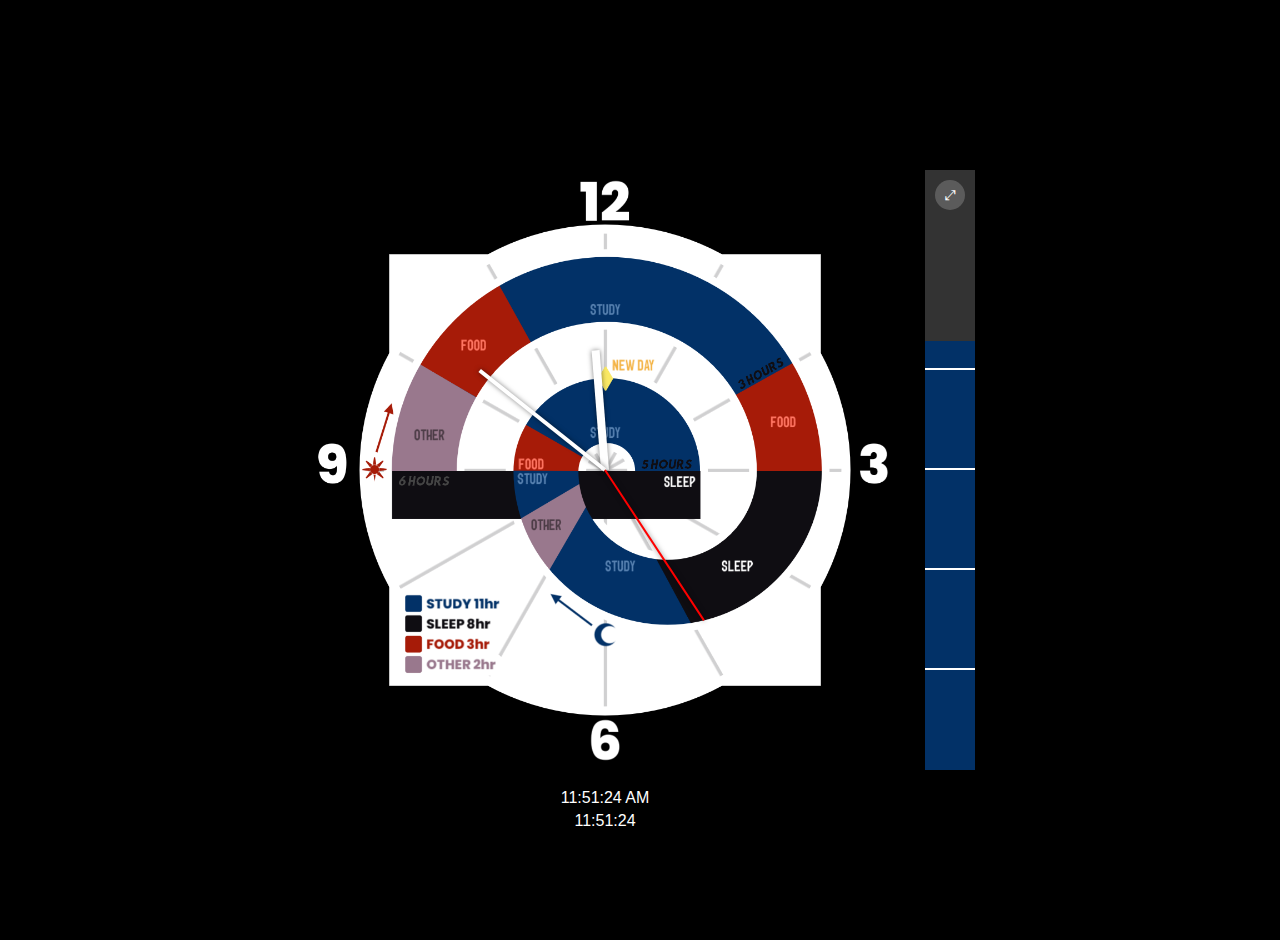
<file: clock.html>
<!DOCTYPE html>
<html lang="en">
<head>
    <meta charset="UTF-8">
    <meta name="viewport" content="width=device-width, initial-scale=1.0">
    <title>Spiral Clock Web App</title>
    <style>
        body {
            background-color: black;
            color: white;
            font-family: Arial, sans-serif;
            margin: 0;
            padding: 20px;
            display: flex;
            justify-content: center;
            align-items: center;
            min-height: 100vh;
        }
        #app-container {
            position: relative;
            display: flex;
            align-items: center;
        }
        #clock-container {
            position: relative;
            width: 600px;
            height: 600px;
        }
        #clock-image {
            position: absolute;
            top: 0;
            left: 0;
            width: 100%;
            height: 100%;
            z-index: 1;
        }
        .clock-hand {
            position: absolute;
            bottom: 50%;
            left: 50%;
            transform-origin: bottom center;
            background-color: white;
            z-index: 2;
            /* Added shadow */
            box-shadow: 0 0 5px rgba(0, 0, 0, 0.5);
        }
        #hour-hand {
            width: 8px;
            height: 120px;
            margin-left: -4px;
            transition: transform 0.1s linear;
        }
        #minute-hand {
            width: 4px;
            height: 160px;
            margin-left: -2px;
            transition: transform 0.1s linear;
        }
        #second-hand {
            width: 2px;
            height: 180px;
            margin-left: -1px;
            background-color: red;
            /* Smooth continuous movement for seconds */
            transition: transform 0s linear;
        }
        #progress-container {
            position: relative;
            width: 50px;
            height: 600px;
            background-color: #333;
            margin-left: 20px;
        }
        #progress-bar {
            position: absolute;
            bottom: 0;
            width: 100%;
            background-color: #023167;
            transition: height 1s linear;
        }
        .pomodoro-line {
            position: absolute;
            width: 100%;
            height: 2px;
            background-color: white;
            z-index: 3;
        }
        #break-bar {
            position: absolute;
            bottom: 0;
            width: 100%;
            background-color: #FFD700;
            display: none;
            transition: height 1s linear;
        }
        #current-time {
            position: absolute;
            bottom: -60px; /* Adjusted for extra time line */
            width: 600px;
            text-align: center;
            display: flex;
            flex-direction: column;
            gap: 5px;
        }
        #fullscreen-btn {
            position: absolute;
            top: 10px;
            right: 10px;
            width: 30px;
            height: 30px;
            font-size: 14px;
            padding: 0;
            cursor: pointer;
            background-color: rgba(255, 255, 255, 0.2);
            border: none;
            color: white;
            border-radius: 50%;
        }
        #fullscreen-btn:hover {
            background-color: rgba(255, 255, 255, 0.3);
        }
    </style>
</head>
<body>
    <div id="app-container">
        <div id="clock-container">
            <img id="clock-image" src="1000025088.png" alt="Spiral Clock Background">
            <div id="hour-hand" class="clock-hand"></div>
            <div id="minute-hand" class="clock-hand"></div>
            <div id="second-hand" class="clock-hand"></div>
        </div>
        <div id="progress-container">
            <div id="progress-bar"></div>
            <div id="break-bar"></div>
        </div>
        <div id="current-time">
            <span id="time-12"></span>
            <span id="time-24"></span>
        </div>
        <button id="fullscreen-btn" title="Toggle Fullscreen">⤢</button>
    </div>

    <script>
        // Define the schedule with start and end times
        function getCurrentTask(time) {
            const hours = time.getHours();
            const minutes = time.getMinutes();
            const totalMinutes = hours * 60 + minutes;
            let task, color, startTime, endTime;

            if (totalMinutes >= 11*60 && totalMinutes < 14*60) {
                task = 'Study';
                color = '#023167';
                startTime = new Date(time);
                startTime.setHours(11, 0, 0, 0);
                endTime = new Date(time);
                endTime.setHours(14, 0, 0, 0);
            } else if (totalMinutes >= 17*60 && totalMinutes < 19*60) {
                task = 'Study';
                color = '#023167';
                startTime = new Date(time);
                startTime.setHours(17, 0, 0, 0);
                endTime = new Date(time);
                endTime.setHours(19, 0, 0, 0);
            } else if (totalMinutes >= 20*60 && totalMinutes < 21*60) {
                task = 'Study';
                color = '#023167';
                startTime = new Date(time);
                startTime.setHours(20, 0, 0, 0);
                endTime = new Date(time);
                endTime.setHours(21, 0, 0, 0);
            } else if (totalMinutes >= 22*60 || totalMinutes < 3*60) {
                task = 'Study';
                color = '#023167';
                if (totalMinutes >= 22*60) {
                    startTime = new Date(time);
                    startTime.setHours(22, 0, 0, 0);
                    endTime = new Date(time);
                    endTime.setDate(endTime.getDate() + 1);
                    endTime.setHours(3, 0, 0, 0);
                } else {
                    startTime = new Date(time);
                    startTime.setDate(startTime.getDate() - 1);
                    startTime.setHours(22, 0, 0, 0);
                    endTime = new Date(time);
                    endTime.setHours(3, 0, 0, 0);
                }
            } else if (totalMinutes >= 3*60 && totalMinutes < 9*60) {
                task = 'Sleep';
                color = '#0F0D12';
                startTime = new Date(time);
                startTime.setHours(3, 0, 0, 0);
                endTime = new Date(time);
                endTime.setHours(9, 0, 0, 0);
            } else if (totalMinutes >= 9*60 && totalMinutes < 10*60) {
                task = 'Other';
                color = '#99788D';
                startTime = new Date(time);
                startTime.setHours(9, 0, 0, 0);
                endTime = new Date(time);
                endTime.setHours(10, 0, 0, 0);
            } else if (totalMinutes >= 10*60 && totalMinutes < 11*60) {
                task = 'Food';
                color = '#A61B08';
                startTime = new Date(time);
                startTime.setHours(10, 0, 0, 0);
                endTime = new Date(time);
                endTime.setHours(11, 0, 0, 0);
            } else if (totalMinutes >= 14*60 && totalMinutes < 15*60) {
                task = 'Food';
                color = '#A61B08';
                startTime = new Date(time);
                startTime.setHours(14, 0, 0, 0);
                endTime = new Date(time);
                endTime.setHours(15, 0, 0, 0);
            } else if (totalMinutes >= 15*60 && totalMinutes < 17*60) {
                task = 'Sleep';
                color = '#0F0D12';
                startTime = new Date(time);
                startTime.setHours(15, 0, 0, 0);
                endTime = new Date(time);
                endTime.setHours(17, 0, 0, 0);
            } else if (totalMinutes >= 19*60 && totalMinutes < 20*60) {
                task = 'Other';
                color = '#99788D';
                startTime = new Date(time);
                startTime.setHours(19, 0, 0, 0);
                endTime = new Date(time);
                endTime.setHours(20, 0, 0, 0);
            } else if (totalMinutes >= 21*60 && totalMinutes < 22*60) {
                task = 'Food';
                color = '#A61B08';
                startTime = new Date(time);
                startTime.setHours(21, 0, 0, 0);
                endTime = new Date(time);
                endTime.setHours(22, 0, 0, 0);
            }

            return { task, color, startTime, endTime };
        }

        let previousTask = null;

        function updateClock() {
            const now = new Date();
            const seconds = now.getSeconds() + now.getMilliseconds() / 1000; // For smooth movement
            const minutes = now.getMinutes();
            const hours = now.getHours();

            // Calculate rotation angles for clock hands
            const secondDegree = (seconds / 60) * 360;
            const minuteDegree = (minutes / 60) * 360 + (seconds / 60) * 6;
            const hourDegree = (hours % 12 / 12) * 360 + (minutes / 60) * 30;

            // Apply rotations
            document.getElementById('second-hand').style.transform = `rotate(${secondDegree}deg)`;
            document.getElementById('minute-hand').style.transform = `rotate(${minuteDegree}deg)`;
            document.getElementById('hour-hand').style.transform = `rotate(${hourDegree}deg)`;

            // Update time displays
            const time12 = now.toLocaleTimeString('en-US', { 
                hour12: true, 
                hour: '2-digit', 
                minute: '2-digit', 
                second: '2-digit' 
            });
            const time24 = now.toLocaleTimeString('en-US', { 
                hour12: false, 
                hour: '2-digit', 
                minute: '2-digit', 
                second: '2-digit' 
            });
            document.getElementById('time-12').textContent = time12;
            document.getElementById('time-24').textContent = time24;
        }

        function updateProgressBar() {
            const now = new Date();
            const { task, color, startTime, endTime } = getCurrentTask(now);
            const progressBar = document.getElementById('progress-bar');
            const breakBar = document.getElementById('break-bar');
            const progressContainer = document.getElementById('progress-container');

            // Remove existing pomodoro lines
            document.querySelectorAll('.pomodoro-line').forEach(line => line.remove());

            if (task) {
                const totalDuration = (endTime - startTime) / 1000 / 60;
                const elapsedTime = (now - startTime) / 1000 / 60;
                const remainingTime = (endTime - now) / 1000 / 60;
                const percentageLeft = (remainingTime / totalDuration) * 100;

                progressBar.style.height = `${percentageLeft}%`;
                progressBar.style.backgroundColor = color;

                if (task === 'Study') {
                    const minutesSinceStart = elapsedTime;
                    const totalMinutes = totalDuration;
                    const pomodoroInterval = 30;
                    const breakDuration = 5;

                    for (let i = pomodoroInterval; i < totalMinutes; i += pomodoroInterval) {
                        const percentageAtInterval = ((totalMinutes - i) / totalMinutes) * 100;
                        if (percentageAtInterval <= percentageLeft) {
                            const line = document.createElement('div');
                            line.className = 'pomodoro-line';
                            line.style.bottom = `${percentageAtInterval}%`;
                            progressContainer.appendChild(line);

                            const timeUntilNextInterval = (i - minutesSinceStart);
                            if (timeUntilNextInterval > 0 && timeUntilNextInterval <= breakDuration) {
                                const breakPercentage = (timeUntilNextInterval / breakDuration) * (pomodoroInterval / totalMinutes) * 100;
                                breakBar.style.height = `${breakPercentage}%`;
                                breakBar.style.display = 'block';
                            } else {
                                breakBar.style.display = 'none';
                            }
                        }
                    }
                } else {
                    breakBar.style.display = 'none';
                }

                if (previousTask !== task) {
                    previousTask = task;
                    if (Notification.permission === 'granted') {
                        new Notification(`Task changed to ${task}`);
                    }
                }
            } else {
                progressBar.style.height = '0%';
                breakBar.style.display = 'none';
            }
        }

        // Fullscreen functionality
        const fullscreenBtn = document.getElementById('fullscreen-btn');
        fullscreenBtn.addEventListener('click', () => {
            if (!document.fullscreenElement) {
                document.documentElement.requestFullscreen().catch(err => {
                    console.log(`Error attempting to enable fullscreen: ${err.message}`);
                });
            } else {
                document.exitFullscreen();
            }
        });

        // Request notification permission
        Notification.requestPermission().then(permission => {
            if (permission === 'granted') {
                console.log('Notification permission granted.');
            }
        });

        // Update every 50ms for smoother second hand
        setInterval(() => {
            updateClock();
            updateProgressBar();
        }, 50);

        // Initial update
        updateClock();
        updateProgressBar();
    </script>
</body>
</html>
</file>
